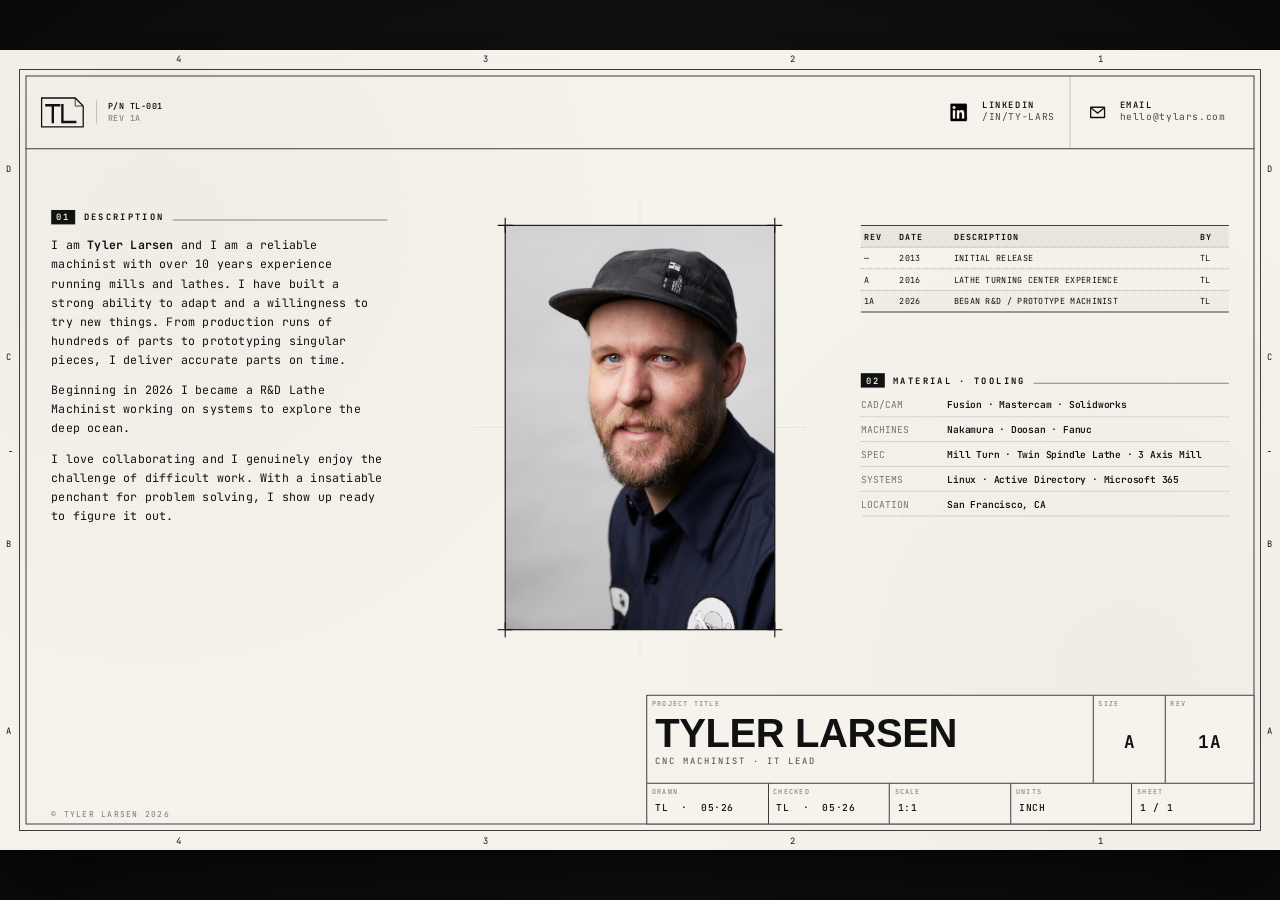
<file: index.html>
<!doctype html>
<html lang="en">
<head>
  <meta charset="utf-8" />
  <meta name="viewport" content="width=device-width,initial-scale=1" />
  <title>Tyler Larsen</title>
  <link rel="icon" type="image/svg+xml" href="assets/favicon.svg" />
  <link rel="icon" type="image/png" sizes="32x32" href="assets/favicon.png?v=2">
  <link rel="preconnect" href="https://fonts.googleapis.com" />
  <link rel="preconnect" href="https://fonts.gstatic.com" crossorigin />
  <link href="https://fonts.googleapis.com/css2?family=JetBrains+Mono:wght@400;500;600;700&display=swap" rel="stylesheet" />
  <link rel="stylesheet" href="site.css" />
  
</head>
<body>
  <div class="app">
    <div class="stage">
      <div class="frame-outer"></div>
      <div class="frame-inner"></div>

      <div class="reg reg-l">-</div>
      <div class="reg reg-r">-</div>

      <div class="grid-labels grid-labels-top">
        <span>4</span><span>3</span><span>2</span><span>1</span>
      </div>
      <div class="grid-labels grid-labels-bottom">
        <span>4</span><span>3</span><span>2</span><span>1</span>
      </div>
      <div class="grid-labels grid-labels-left">
        <span>D</span><span>C</span><span>B</span><span>A</span>
      </div>
      <div class="grid-labels grid-labels-right">
        <span>D</span><span>C</span><span>B</span><span>A</span>
      </div>

      <!-- HEADER -->
      <header class="header">
        <div class="logo">
          <svg viewBox="0 0 56 40" width="56" height="40" aria-label="TL">
            <path d="M2 2 H44 L54 12 V38 H2 Z" fill="none" stroke="currentColor" stroke-width="1.6"></path>
            <line x1="44" y1="2" x2="44" y2="12" stroke="currentColor" stroke-width="1"></line>
            <line x1="44" y1="12" x2="54" y2="12" stroke="currentColor" stroke-width="1"></line>
            <path d="M8 11 H24 M16 11 V32" stroke="currentColor" stroke-width="3" stroke-linecap="square" fill="none"></path>
            <path d="M28 11 V32 H44" stroke="currentColor" stroke-width="3" stroke-linecap="square" fill="none"></path>
          </svg>
          <div class="logo-meta">
            <div class="logo-pn">P/N&nbsp;TL-001</div>
            <div class="logo-rev">REV 1A</div>
          </div>
        </div>

        <div class="social">
          <a href="https://linkedin.com/in/ty-lars" target="_blank" rel="noopener noreferrer" class="social-box">
            <span class="social-glyph">
              <img src="assets/linkedin.png" width="22" height="22" alt="LinkedIn" style="display:block" />
            </span>
            <span class="social-text">
              <span class="social-label">LINKEDIN</span>
              <span class="social-sub">/IN/TY-LARS</span>
            </span>
          </a>
          <a id="email-link" href="#" target="_blank" rel="noopener noreferrer" class="social-box">
            <span class="social-glyph">
              <svg viewBox="0 0 24 24" width="22" height="22" fill="none" stroke="currentColor" stroke-width="1.8" aria-hidden="true">
                <rect x="2.5" y="5" width="19" height="14" rx="0.5"></rect>
                <path d="M3 6 L12 13 L21 6"></path>
              </svg>
            </span>
            <span class="social-text">
              <span class="social-label">EMAIL</span>
              <span id="email-display" class="social-sub"></span>
            </span>
          </a>
        </div>
      </header>

      <!-- DESCRIPTION -->
      <section class="notes">
        <div class="block-head">
          <span class="block-no">01</span>
          <span class="block-title">DESCRIPTION</span>
          <span class="block-rule"></span>
        </div>
        <div class="description">
          <p>
            I am <b>Tyler Larsen</b> and I am a reliable machinist with over 10 years experience running mills and lathes. I have built a strong ability to adapt and a willingness to try new things. From production runs of hundreds of parts to prototyping singular pieces, I deliver accurate parts on time.
          </p>
          <p>
            Beginning in 2026 I became a R&D Lathe Machinist working on systems to explore the deep ocean. 
          </p>
          <p>
            I love collaborating and I genuinely enjoy the challenge of difficult work. With a insatiable penchant for problem solving, I show up ready to figure it out.
          </p>
        </div>
      </section>

      <!-- PORTRAIT -->
      <div class="portrait-wrap">
        <img class="portrait-mobile" src="assets/tyler.jpg" alt="Tyler Larsen" />
        <svg class="portrait-svg" viewBox="0 0 1600 1000" preserveAspectRatio="xMidYMid meet" aria-hidden="true">
          <g stroke="rgba(0,0,0,0.18)" stroke-width="0.8" stroke-dasharray="2 4">
            <line x1="800" y1="160" x2="800" y2="780"></line>
            <line x1="580" y1="470" x2="1020" y2="470"></line>
          </g>
          <defs>
            <clipPath id="portrait-clip">
              <rect x="620" y="200" width="360" height="540"></rect>
            </clipPath>
          </defs>
          <image href="assets/tyler.jpg" x="608" y="180" width="384" height="590"
                 preserveAspectRatio="xMidYMid slice" clip-path="url(#portrait-clip)"></image>
          <rect x="620" y="200" width="360" height="540" fill="none" stroke="#111" stroke-width="1.5"></rect>
          <g stroke="#111" stroke-width="1.5">
            <line x1="610" y1="200" x2="630" y2="200"></line>
            <line x1="620" y1="190" x2="620" y2="210"></line>
            <line x1="970" y1="200" x2="990" y2="200"></line>
            <line x1="980" y1="190" x2="980" y2="210"></line>
            <line x1="610" y1="740" x2="630" y2="740"></line>
            <line x1="620" y1="730" x2="620" y2="750"></line>
            <line x1="970" y1="740" x2="990" y2="740"></line>
            <line x1="980" y1="730" x2="980" y2="750"></line>
          </g>
        </svg>
      </div>

      <!-- REVISION TABLE -->
      <section class="revtable">
        <div class="rev-head">
          <span>REV</span><span>DATE</span><span>DESCRIPTION</span><span>BY</span>
        </div>
        <div class="rev-row">
          <span>—</span><span>2013</span><span>INITIAL RELEASE</span><span>TL</span>
        </div>
        <div class="rev-row">
          <span>A</span><span>2016</span><span>LATHE TURNING CENTER EXPERIENCE</span><span>TL</span>
        </div>
        <div class="rev-row rev-row-current">
          <span>1A</span><span>2026</span><span>BEGAN R&D / PROTOTYPE MACHINIST</span><span>TL</span>
        </div>
      </section>

      <!-- MATERIAL · TOOLING -->
      <section class="tooling">
        <div class="block-head">
          <span class="block-no">02</span>
          <span class="block-title">MATERIAL · TOOLING</span>
          <span class="block-rule"></span>
        </div>
        <ul class="spec-list">
          <li><span>CAD/CAM</span><b>Fusion · Mastercam · Solidworks</b></li>
          <li><span>MACHINES</span><b>Nakamura · Doosan · Fanuc</b></li>
          <li><span>SPEC</span><b>Mill Turn · Twin Spindle Lathe · 3 Axis Mill</b></li>
          <li><span>SYSTEMS</span><b>Linux · Active Directory · Microsoft 365</b></li>
          <li><span>LOCATION</span><b>San Francisco, CA</b></li>
        </ul>
      </section>

      <!-- TITLEBLOCK -->
      <section class="titleblock">
        <div class="tb-row tb-row-1">
          <div class="tb-cell tb-project">
            <div class="tb-label">PROJECT TITLE</div>
            <div class="tb-value tb-value-xl">TYLER LARSEN</div>
            <div class="tb-value tb-value-md">CNC MACHINIST · IT LEAD</div>
          </div>
          <div class="tb-cell tb-cell-narrow">
            <div class="tb-label">SIZE</div>
            <div class="tb-value tb-mono-big">A</div>
          </div>
          <div class="tb-cell tb-cell-narrow">
            <div class="tb-label">REV</div>
            <div class="tb-value tb-mono-big">1A</div>
          </div>
        </div>
        <div class="tb-row tb-row-2">
          <div class="tb-cell">
            <div class="tb-label">DRAWN</div>
            <div class="tb-value tb-value-sm">TL &nbsp;·&nbsp; 05·26</div>
          </div>
          <div class="tb-cell">
            <div class="tb-label">CHECKED</div>
            <div class="tb-value tb-value-sm">TL &nbsp;·&nbsp; 05·26</div>
          </div>
          <div class="tb-cell">
            <div class="tb-label">SCALE</div>
            <div class="tb-value tb-value-sm">1:1</div>
          </div>
          <div class="tb-cell">
            <div class="tb-label">UNITS</div>
            <div class="tb-value tb-value-sm">INCH</div>
          </div>
          <div class="tb-cell">
            <div class="tb-label">SHEET</div>
            <div class="tb-value tb-value-sm">1 / 1</div>
          </div>
        </div>
      </section>

      <!-- MOBILE FOOTER -->
      <footer class="footer-mobile">
        <div class="fm-top">
          <div class="fm-label">PROJECT TITLE</div>
          <div class="fm-name">TYLER LARSEN</div>
          <div class="fm-subtitle">CNC MACHINIST · IT LEAD</div>
        </div>
        <a id="email-link-mobile" href="#" class="fm-email">
          <span class="fm-email-label">EMAIL</span>
          <span id="email-display-mobile" class="fm-email-value"></span>
        </a>
        <div class="fm-copy">© TYLER LARSEN 2026</div>
      </footer>

      <div class="slug">
        <span>© TYLER LARSEN 2026</span>
      </div>
    </div>
  </div>

  <script src="scale.js"></script>
  <script data-goatcounter="https://tylars.goatcounter.com/count"
        async src="//gc.zgo.at/count.js"></script>
</body>
</html>
</file>
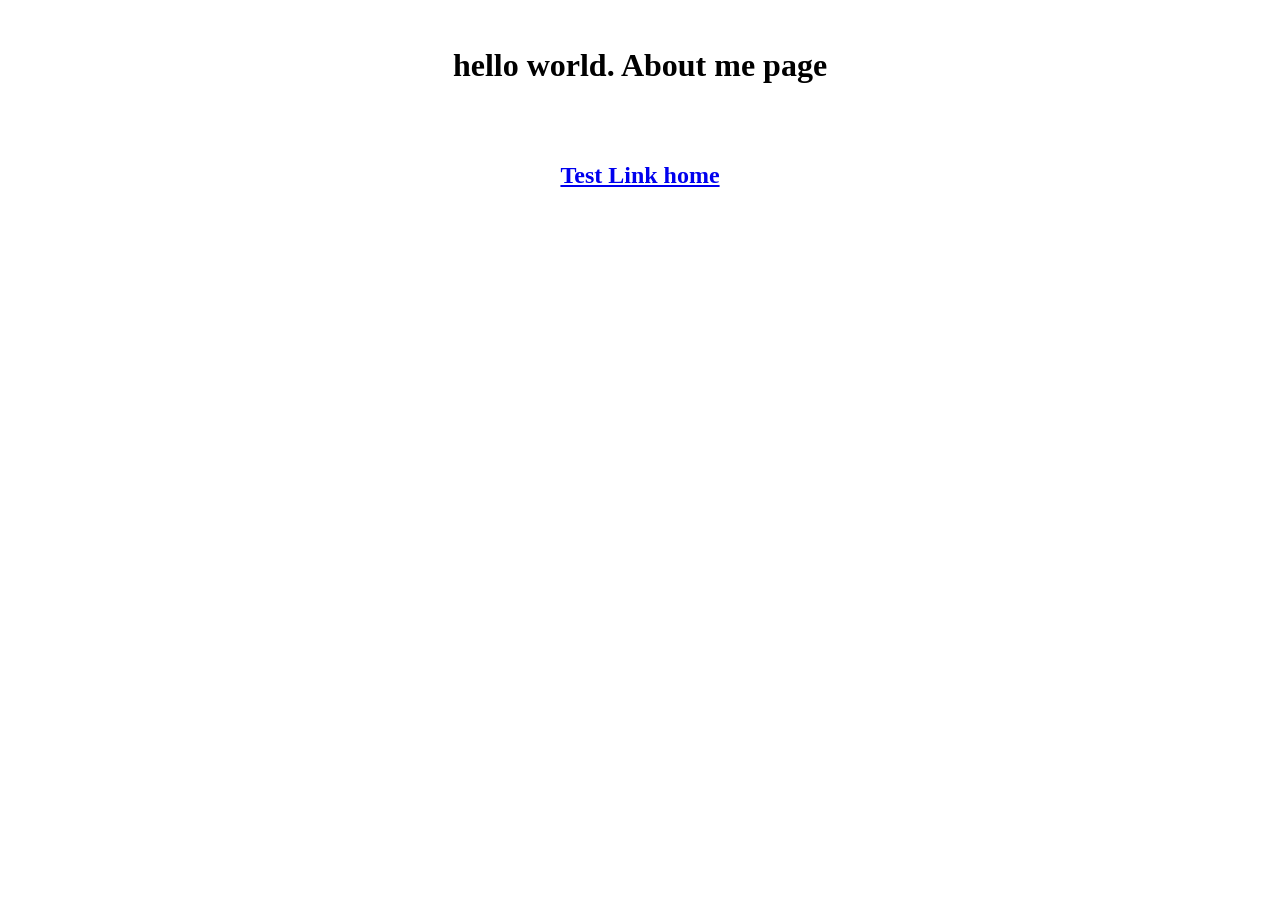
<file: about.html>
<html>
    <link rel="icon" href="favicon.svg" type="image/svg+xml">
    <link rel="icon" href="favicon.png" type="image/png">


    <head>   </head>

    <body>

        <br>
        <h1 style="text-align: center;"> hello world. About me page </h1>
        <br>
        <br>
        <h2 style="text-align: center;"> 
        <a href="/about.html">Test Link home</a></h2>
        

    </body>

</html>
</file>
<file: site.css>
/* ─── Page reset ─────────────────────────────────────────────── */
:root {
  --paper: #f6f3ec;
  --ink: #111111;
  --ink-soft: #444;
  --accent: #c8392e;
}
* { box-sizing: border-box; }
html, body { margin: 0; padding: 0; height: 100%; }
body {
  background: #0a0a0a;
  font-family: "Helvetica Neue", "Helvetica", Arial, sans-serif;
  color: var(--ink);
  -webkit-font-smoothing: antialiased;
  overflow: hidden;
}
a { color: inherit; text-decoration: none; }

/* ─── Stage scaling — fixed 1600×1000, scaled to viewport ────── */
.app {
  position: fixed; inset: 0;
  display: flex; align-items: center; justify-content: center;
  background: radial-gradient(ellipse at center, #1a1a1a 0%, #0a0a0a 100%);
}
.stage {
  position: absolute;
  top: 50%; left: 50%;
  width: 1600px; height: 1000px;
  background: var(--paper);
  color: var(--ink);
  transform: translate(-50%, -50%);
  transform-origin: center center;
  background-image:
    radial-gradient(circle at 12% 22%, rgba(0,0,0,0.025) 0, transparent 38%),
    radial-gradient(circle at 88% 78%, rgba(0,0,0,0.025) 0, transparent 38%),
    repeating-linear-gradient(0deg, rgba(0,0,0,0.012) 0 1px, transparent 1px 4px);
  box-shadow: 0 40px 80px rgba(0,0,0,0.6), 0 4px 12px rgba(0,0,0,0.4);
  overflow: hidden;
}

/* ─── Drawing frame ──────────────────────────────────────────── */
.frame-outer {
  position: absolute;
  top: 24px; left: 24px; right: 24px; bottom: 24px;
  border: 1px solid var(--ink);
  pointer-events: none;
}
.frame-inner {
  position: absolute;
  top: 32px; left: 32px; right: 32px; bottom: 32px;
  border: 1.5px solid var(--ink);
  pointer-events: none;
}

.reg {
  position: absolute;
  top: 50%; transform: translateY(-50%);
  font-size: 14px;
  color: var(--ink);
  line-height: 1;
}
.reg-l { left: 11px; }
.reg-r { right: 11px; }

.grid-labels {
  position: absolute;
  display: flex;
  justify-content: space-around;
  font-family: "JetBrains Mono", monospace;
  font-size: 11px;
  color: var(--ink);
  letter-spacing: 0.1em;
  pointer-events: none;
}
.grid-labels-top    { top: 4px; left: 32px; right: 32px; }
.grid-labels-bottom { bottom: 4px; left: 32px; right: 32px; }
.grid-labels-left {
  top: 32px; bottom: 32px;
  left: 8px;
  flex-direction: column;
  align-items: center;
}
.grid-labels-right {
  top: 32px; bottom: 32px;
  right: 8px;
  flex-direction: column;
  align-items: center;
}

/* ─── Header ─────────────────────────────────────────────────── */
.header {
  position: absolute;
  top: 32px; left: 32px; right: 32px;
  height: 92px;
  display: flex;
  align-items: stretch;
  justify-content: space-between;
  border-bottom: 1.5px solid var(--ink);
  padding: 0 18px;
}
.logo {
  display: flex; align-items: center; gap: 14px;
  color: var(--ink);
}
.logo svg { display: block; }
.logo-meta {
  font-family: "JetBrains Mono", monospace;
  font-size: 10.5px;
  letter-spacing: 0.08em;
  line-height: 1.35;
  border-left: 1px solid rgba(0,0,0,0.25);
  padding-left: 14px;
}
.logo-pn { font-weight: 600; }
.logo-rev { opacity: 0.55; }

.social { display: flex; align-items: stretch; gap: 0; }
.social-box {
  display: flex; align-items: center; gap: 12px;
  padding: 0 18px;
  border-left: 1px solid rgba(0,0,0,0.25);
  color: var(--ink);
  cursor: pointer;
  transition: background 0.15s;
}
.social-box:first-child { border-left: none; }
.social-box:hover { background: rgba(0,0,0,0.05); }
.social-glyph {
  display: grid; place-items: center;
  width: 32px; height: 32px;
}
.social-text {
  display: flex; flex-direction: column;
  line-height: 1.25;
  font-family: "JetBrains Mono", monospace;
  letter-spacing: 0.08em;
}
.social-label { font-size: 11px; font-weight: 600; }
.social-sub { font-size: 12px; opacity: 0.75; }

/* ─── Portrait ───────────────────────────────────────────────── */
.portrait-wrap {
  position: absolute;
  inset: 32px 32px 32px 32px;
  pointer-events: none;
  z-index: 2;
}
.portrait-svg {
  position: absolute;
  inset: 0;
  width: 100%; height: 100%;
}

/* ─── Description — left column ──────────────────────────────── */
.notes {
  position: absolute;
  top: 200px;
  left: 64px;
  width: 420px;
  z-index: 4;
}
.description {
  font-family: "JetBrains Mono", monospace;
  font-size: 14.5px;
  line-height: 1.65;
  color: var(--ink);
}
.description p { margin: 0 0 14px 0; text-wrap: pretty; }

.tooling {
  position: absolute;
  top: 404px;
  right: 64px;
  width: 460px;
  z-index: 4;
}
.block-head {
  display: flex;
  align-items: baseline;
  gap: 10px;
  font-family: "JetBrains Mono", monospace;
  font-size: 11px;
  letter-spacing: 0.2em;
  margin-bottom: 14px;
}
.block-no {
  font-weight: 600;
  background: var(--ink);
  color: var(--paper);
  padding: 2px 6px;
}
.block-title { font-weight: 700; color: var(--ink); }
.block-rule {
  flex: 1; height: 1px;
  background: var(--ink);
  opacity: 0.6;
  margin-bottom: 3px;
}

.spec-list {
  list-style: none; margin: 0; padding: 0;
  display: grid; gap: 8px;
  font-family: "JetBrains Mono", monospace;
  font-size: 12px;
  letter-spacing: 0.04em;
}
.spec-list li {
  display: grid;
  grid-template-columns: 100px 1fr;
  gap: 8px;
  align-items: baseline;
  padding-bottom: 6px;
  border-bottom: 1px dotted rgba(0,0,0,0.3);
}
.spec-list span { opacity: 0.55; }
.spec-list b { font-weight: 600; letter-spacing: 0.02em; }

/* ─── Revision table ─────────────────────────────────────────── */
.revtable {
  position: absolute;
  top: 219px;
  right: 64px;
  width: 460px;
  font-family: "JetBrains Mono", monospace;
  font-size: 10.5px;
  letter-spacing: 0.06em;
  z-index: 4;
  border-top: 1.2px solid var(--ink);
  border-bottom: 1.2px solid var(--ink);
}
.rev-head, .rev-row {
  display: grid;
  grid-template-columns: 36px 60px 1fr 32px;
  gap: 8px;
  padding: 6px 4px;
  border-bottom: 1px dotted rgba(0,0,0,0.4);
}
.rev-row:last-child { border-bottom: none; }
.rev-head {
  background: rgba(0,0,0,0.05);
  font-weight: 700;
  letter-spacing: 0.14em;
}
.rev-row-current { background: rgba(0,0,0,0.02); }

/* ─── Titleblock ─────────────────────────────────────────────── */
.titleblock {
  position: absolute;
  right: 32px;
  bottom: 32px;
  width: 760px;
  border: 1.5px solid var(--ink);
  background: var(--paper);
  z-index: 5;
}
.tb-row { display: grid; border-bottom: 1px solid var(--ink); }
.tb-row:last-child { border-bottom: none; }
.tb-row-1 {
  grid-template-columns: 1fr 90px 110px;
  height: 110px;
}
.tb-row-2 {
  grid-template-columns: repeat(5, 1fr);
  height: 50px;
}
.tb-cell {
  position: relative;
  border-right: 1px solid var(--ink);
  padding: 8px 10px;
  display: flex; flex-direction: column;
  justify-content: center;
  overflow: hidden;
}
.tb-cell:last-child { border-right: none; }

.tb-label {
  position: absolute;
  top: 4px; left: 6px;
  font-family: "JetBrains Mono", monospace;
  font-size: 8.5px;
  letter-spacing: 0.18em;
  opacity: 0.55;
}
.tb-value {
  font-family: "Helvetica Neue", Arial, sans-serif;
  font-weight: 700;
}
.tb-value-xl {
  font-size: 50px;
  font-weight: 900;
  letter-spacing: -0.01em;
  line-height: 1;
  margin-top: 0px;  /* 16px */
}
.tb-value-md {
  font-family: "JetBrains Mono", monospace;
  font-size: 11px;
  font-weight: 500;
  letter-spacing: 0.16em;
  opacity: 0.65;
  margin-top: 2px;
}
.tb-value-sm {
  font-family: "JetBrains Mono", monospace;
  font-weight: 500;
  font-size: 12px;
  letter-spacing: 0.1em;
  margin-top: 10px;
}
.tb-mono-big {
  font-family: "JetBrains Mono", monospace;
  font-weight: 700;
  font-size: 22px;
  letter-spacing: 0.04em;
  text-align: center;
  margin-top: 6px;
}
.tb-project { padding-right: 14px; }

/* ─── Bottom slug ────────────────────────────────────────────── */
.slug {
  position: absolute;
  left: 64px;
  bottom: 38px;
  display: flex; gap: 14px;
  align-items: center;
  font-family: "JetBrains Mono", monospace;
  font-size: 10px;
  letter-spacing: 0.18em;
  opacity: 0.55;
  z-index: 5;
}
.slug-dot { font-size: 6px; opacity: 0.5; }

/* ─── Mobile portrait / footer (hidden on desktop) ───────── */
.portrait-mobile { display: none; }

.footer-mobile {
  display: none;
  border: 1.5px solid var(--ink);
  margin: 20px 20px 36px;
  background: var(--paper);
}
.fm-top {
  padding: 8px 12px 12px;
  border-bottom: 1px solid var(--ink);
}
.fm-label {
  font-family: "JetBrains Mono", monospace;
  font-size: 8.5px;
  letter-spacing: 0.18em;
  opacity: 0.55;
  margin-bottom: 4px;
}
.fm-name {
  font-family: "Helvetica Neue", Arial, sans-serif;
  font-size: 42px;
  font-weight: 900;
  letter-spacing: -0.01em;
  line-height: 1;
}
.fm-subtitle {
  font-family: "JetBrains Mono", monospace;
  font-size: 10px;
  font-weight: 500;
  letter-spacing: 0.16em;
  opacity: 0.65;
  margin-top: 4px;
}
.fm-email {
  display: flex;
  align-items: center;
  gap: 14px;
  padding: 10px 12px;
  border-bottom: 1px solid var(--ink);
  color: var(--ink);
}
.fm-email-label {
  font-family: "JetBrains Mono", monospace;
  font-size: 9px;
  font-weight: 600;
  letter-spacing: 0.18em;
  opacity: 0.55;
}
.fm-email-value {
  font-family: "JetBrains Mono", monospace;
  font-size: 12px;
  letter-spacing: 0.04em;
}
.fm-copy {
  font-family: "JetBrains Mono", monospace;
  font-size: 9px;
  letter-spacing: 0.16em;
  opacity: 0.5;
  padding: 8px 12px;
}

/* ─── Mobile layout ──────────────────────────────────────── */
@media (max-width: 768px) {
  html, body {
    height: auto;
  }
  body {
    overflow: auto;
    background: var(--paper);
  }
  .app {
    position: static;
    display: block;
    background: var(--paper);
  }
  .stage {
    position: static;
    width: 100%;
    height: auto;
    transform: none;
    box-shadow: none;
    overflow: visible;
  }

  .frame-outer,
  .frame-inner,
  .reg,
  .grid-labels,
  .portrait-svg,
  .revtable,
  .titleblock,
  .slug { display: none; }

  .header {
    position: static;
    height: auto;
    flex-direction: column;
    align-items: stretch;
    padding: 0;
  }
  .logo {
    padding: 14px 18px;
    border-bottom: 1px solid rgba(0,0,0,0.2);
  }
  .social-box {
    flex: 1;
    border-left: 1px solid rgba(0,0,0,0.2);
    border-top: 1px solid rgba(0,0,0,0.2);
    padding: 12px 14px;
  }
  .social-box:first-child {
    border-left: none;
  }

  .notes {
    position: static;
    width: auto;
    padding: 24px 20px 0;
  }

  .portrait-wrap {
    position: static;
    pointer-events: auto;
    padding: 20px;
  }
  .portrait-mobile {
    display: block;
    width: 100%;
    max-width: 260px;
    aspect-ratio: 2 / 3;
    object-fit: cover;
    object-position: center top;
    margin: 0 auto;
    border: 1.5px solid var(--ink);
  }

  .tooling {
    position: static;
    width: auto;
    padding: 20px 20px 24px;
  }

  .footer-mobile { display: block; }
}
</file>
